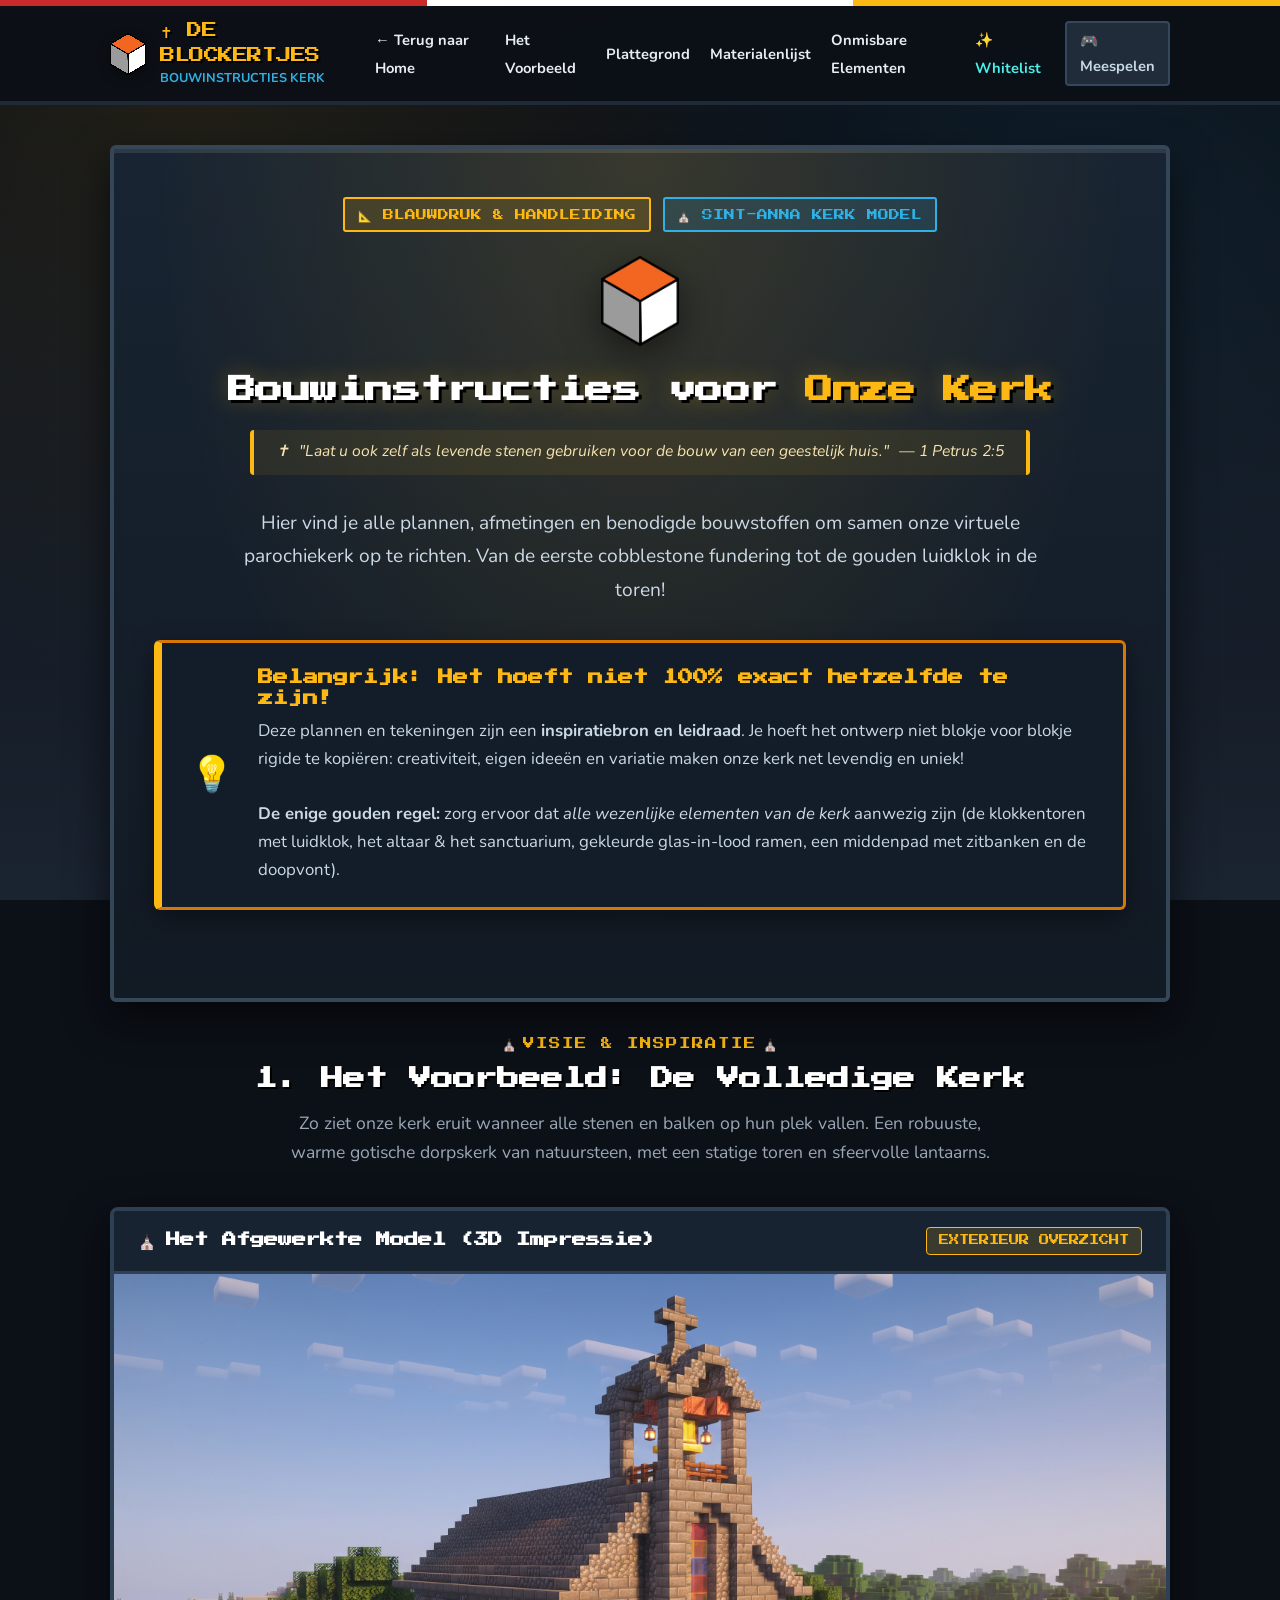
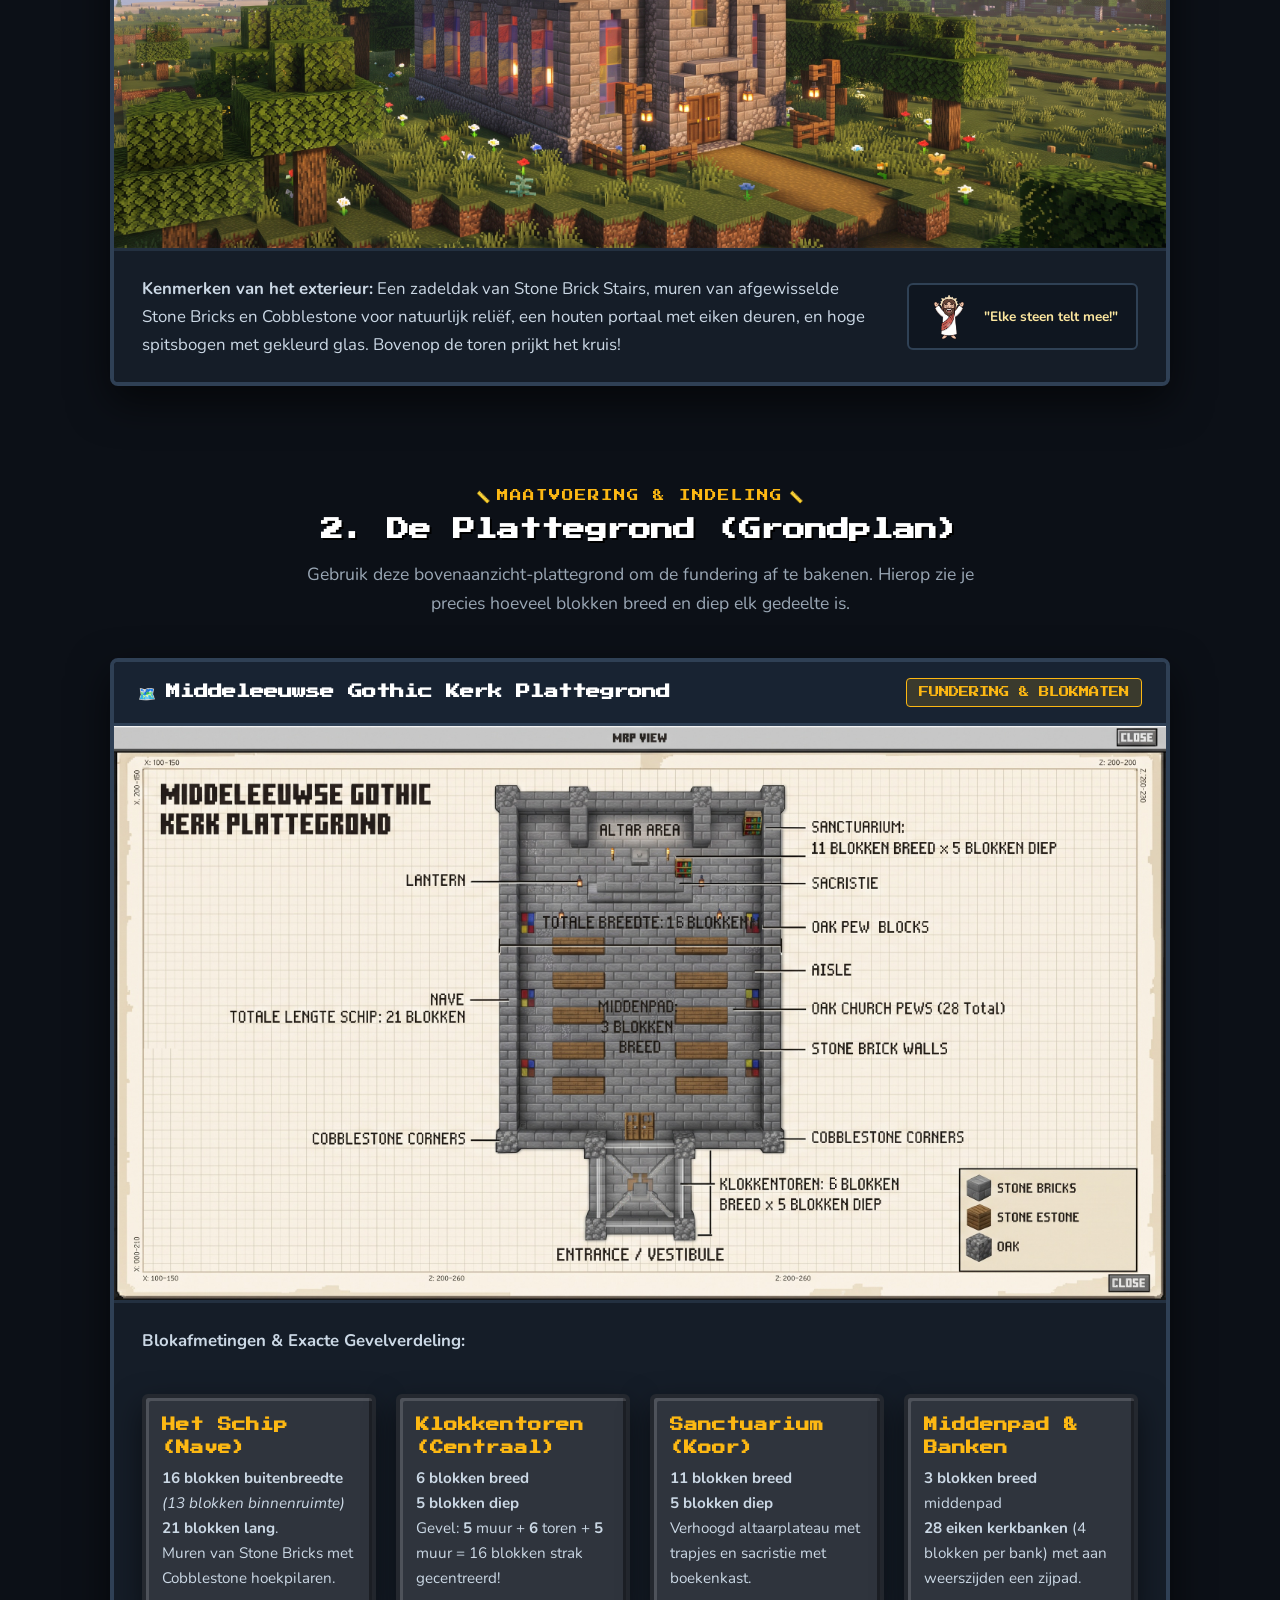
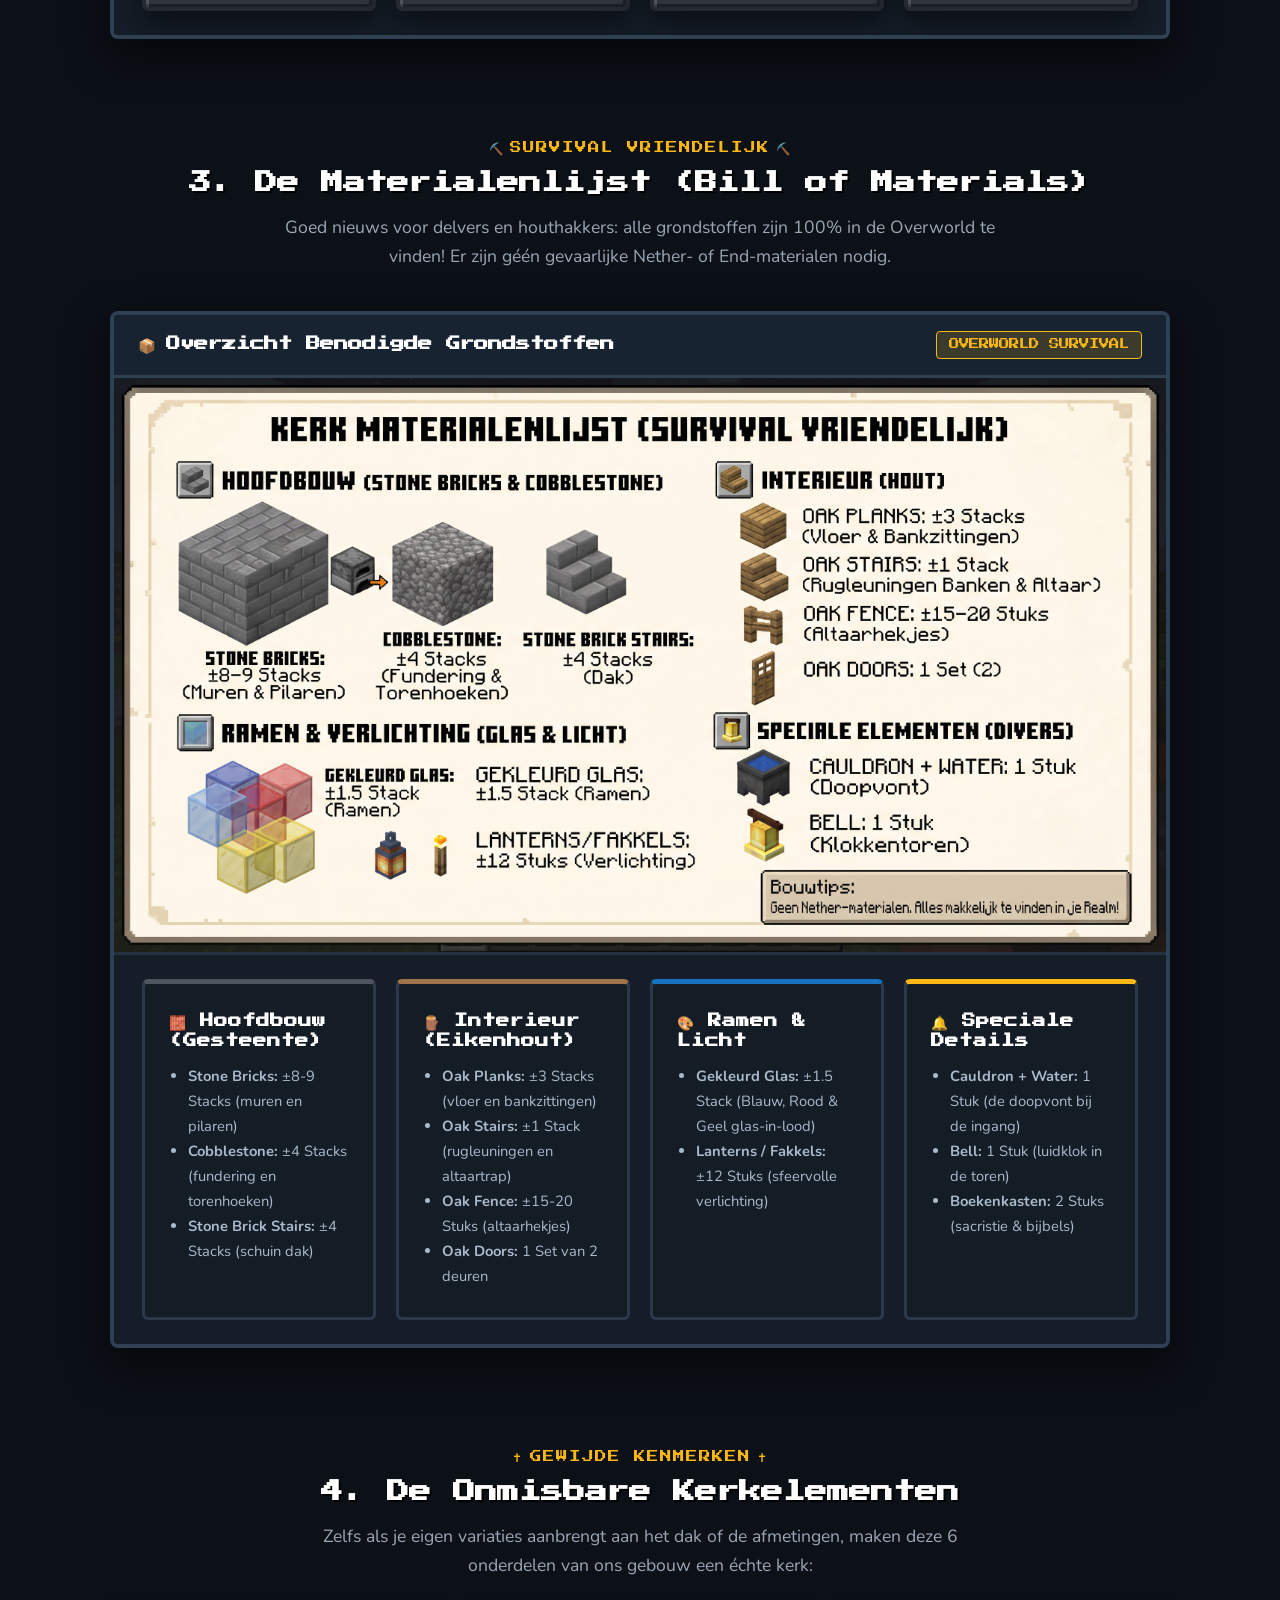
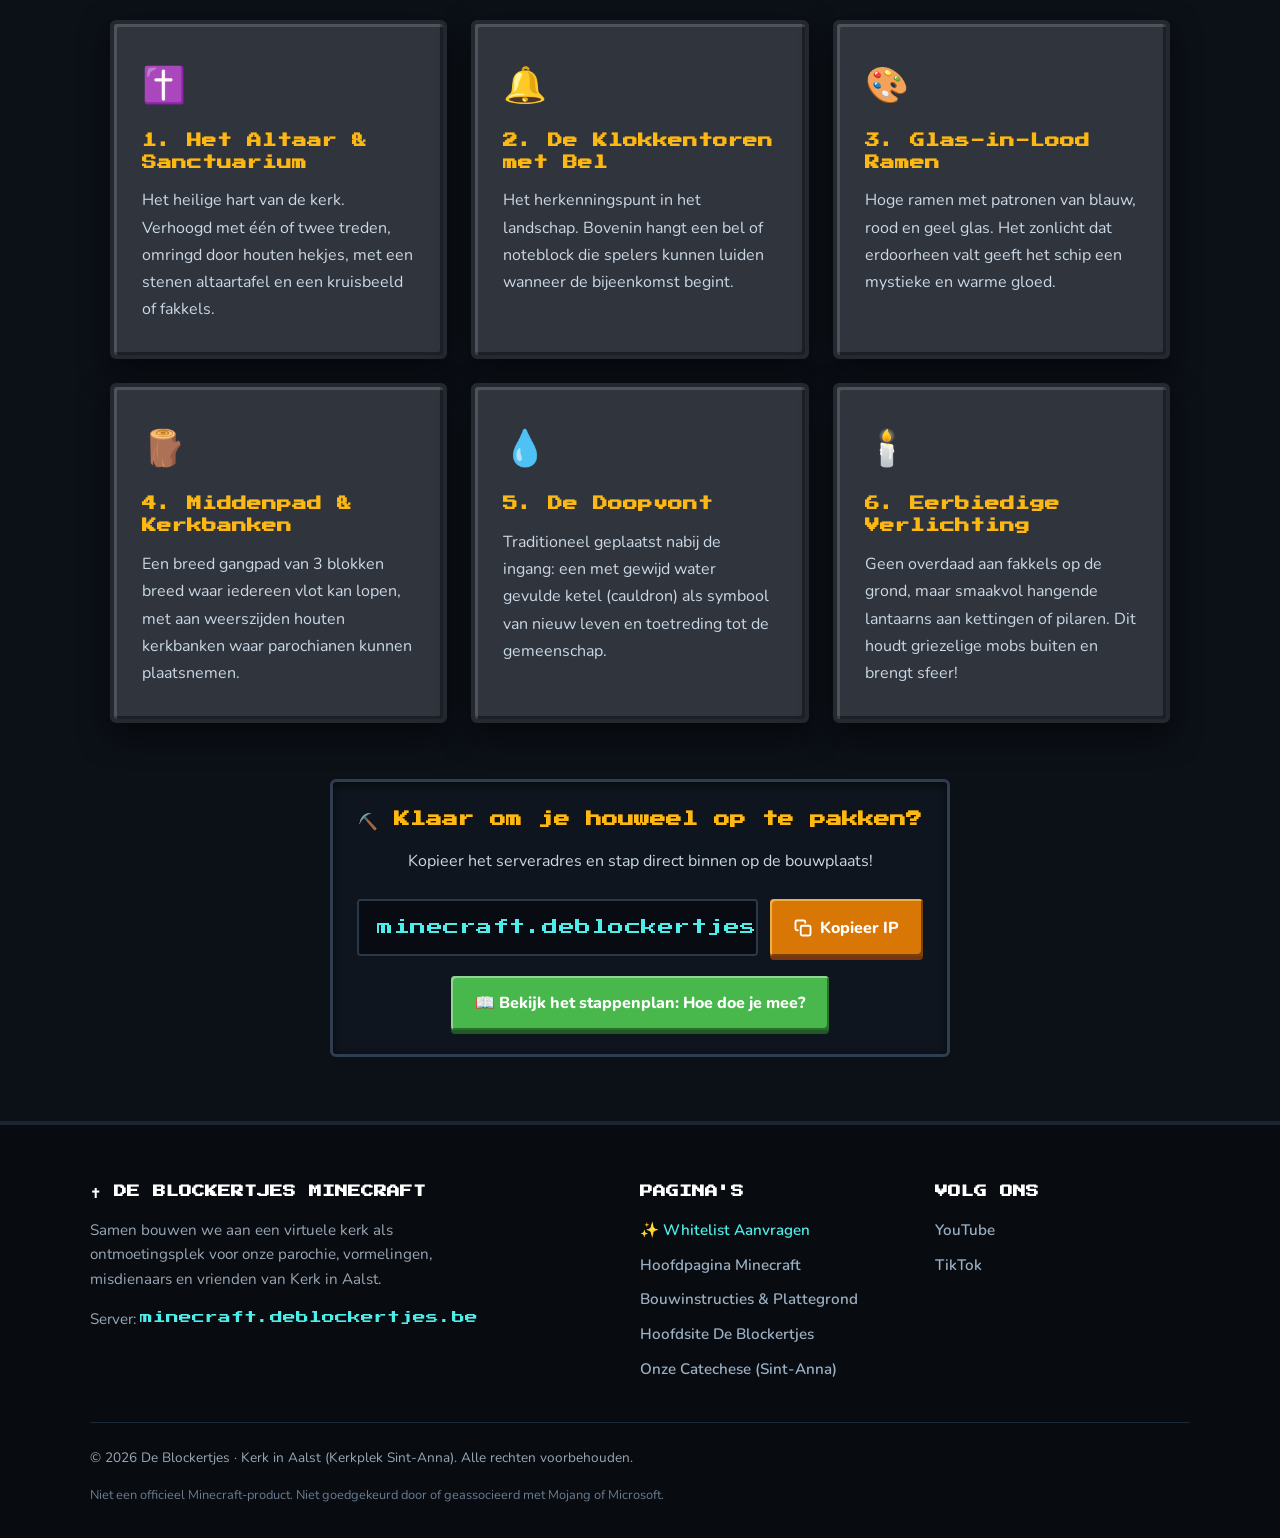
<file: bouwinstructies.html>
<!DOCTYPE html>
<html lang="nl">
<head>
  <meta charset="UTF-8">
  <meta name="viewport" content="width=device-width, initial-scale=1.0">
  <title>Bouwinstructies &amp; Plattegrond Kerk | De Blockertjes Minecraft</title>
  <meta name="description" content="Bouwinstructies, plattegrond en materialenlijst voor de virtuele kerk van De Blockertjes in Minecraft. Samen bouwen aan het huis van God!">
  
  <!-- Open Graph -->
  <meta property="og:title" content="Bouwinstructies & Plattegrond Kerk - De Blockertjes Minecraft">
  <meta property="og:description" content="Ontdek de plattegrond, afmetingen en de survival-vriendelijke materialenlijst voor onze Minecraft kerk. Bouw mee!">
  <meta property="og:type" content="website">
  <meta property="og:url" content="https://minecraft.deblockertjes.be/bouwinstructies.html">
  <meta property="og:image" content="https://minecraft.deblockertjes.be/kerk_minecraft_deblockertjes.jpg">

  <link rel="icon" href="assets/images/favicon.png" type="image/png">
  <link rel="stylesheet" href="minecraft.css">
</head>
<body>

  <!-- Aalsterse vlag kleurenbalk (rood - wit - geel) -->
  <div class="mc-stained-glass-ribbon" aria-hidden="true"></div>

  <!-- Bovenste navigatiebalk -->
  <header class="mc-topbar">
    <div class="mc-topbar__inner">
      <a class="mc-brand" href="index.html">
        <img class="mc-brand__logo" src="assets/images/logo-block-transparent.png" alt="De Blockertjes kubus logo">
        <div class="mc-brand__titles">
          <span class="mc-brand__name">✝ DE BLOCKERTJES</span>
          <span class="mc-brand__sub">BOUWINSTRUCTIES KERK</span>
        </div>
      </a>

      <nav aria-label="Bouwinstructies navigatie">
        <ul class="mc-nav-links">
          <li><a href="index.html">← Terug naar Home</a></li>
          <li><a href="#voorbeeld">Het Voorbeeld</a></li>
          <li><a href="#plattegrond">Plattegrond</a></li>
          <li><a href="#materialen">Materialenlijst</a></li>
          <li><a href="#elementen">Onmisbare Elementen</a></li>
          <li><a href="index.html#whitelist" style="color: var(--mc-diamond);">✨ Whitelist</a></li>
          <li><a class="mc-btn-back" href="index.html#hoe-verbinden">🎮 Meespelen</a></li>
        </ul>
      </nav>
    </div>
  </header>

  <main id="main-content">
    
    <!-- Hero / Introductie -->
    <section class="mc-hero" style="margin-bottom: 2rem;">
      <div class="mc-hero__card mc-box mc-box--grass">
        
        <div class="mc-hero__badge-row">
          <div class="mc-hero__badge">📐 Blauwdruk &amp; Handleiding</div>
          <div class="mc-hero__badge mc-hero__badge--parochie">⛪ Sint-Anna Kerk Model</div>
        </div>

        <div class="mc-hero__cube-wrap">
          <img class="mc-hero__cube" src="assets/images/logo-block-transparent.png" alt="Zwevend blok logo">
        </div>

        <h1 class="mc-hero__title">
          Bouwinstructies voor <span>Onze Kerk</span>
        </h1>

        <div class="mc-quote">
          <span>✝</span>
          <em>"Laat u ook zelf als levende stenen gebruiken voor de bouw van een geestelijk huis."</em>
          <span>— 1 Petrus 2:5</span>
        </div>

        <p class="mc-hero__lead">
          Hier vind je alle plannen, afmetingen en benodigde bouwstoffen om samen onze virtuele parochiekerk op te richten. Van de eerste cobblestone fundering tot de gouden luidklok in de toren!
        </p>

        <!-- BELANGRIJKE VRIJHEID/RICHTLIJN CALLOUT -->
        <div class="mc-status-callout" style="text-align: left; background: #131d2a; border-left: 8px solid var(--catholic-gold); margin-top: 1rem;">
          <span class="mc-status-callout__icon" aria-hidden="true" style="font-size: 2.2rem;">💡</span>
          <div class="mc-status-callout__content">
            <h3 style="color: var(--catholic-gold); margin-top: 0;">Belangrijk: Het hoeft niet 100% exact hetzelfde te zijn!</h3>
            <p style="color: #cbd8e5; line-height: 1.65; margin: 0;">
              Deze plannen en tekeningen zijn een <strong>inspiratiebron en leidraad</strong>. Je hoeft het ontwerp niet blokje voor blokje rigide te kopiëren: creativiteit, eigen ideeën en variatie maken onze kerk net levendig en uniek! 
              <br><br>
              <strong>De enige gouden regel:</strong> zorg ervoor dat <em>alle wezenlijke elementen van de kerk</em> aanwezig zijn (de klokkentoren met luidklok, het altaar &amp; het sanctuarium, gekleurde glas-in-lood ramen, een middenpad met zitbanken en de doopvont).
            </p>
          </div>
        </div>

      </div>
    </section>

    <!-- Sectie 1: Het Voorbeeld / Droomontwerp -->
    <section id="voorbeeld" class="mc-container" style="padding-bottom: 2rem;">
      <div class="mc-section-header">
        <p class="mc-section-header__tag"><span>⛪</span> Visie &amp; Inspiratie <span>⛪</span></p>
        <h2 class="mc-section-header__title">1. Het Voorbeeld: De Volledige Kerk</h2>
        <p class="mc-section-header__desc">
          Zo ziet onze kerk eruit wanneer alle stenen en balken op hun plek vallen. Een robuuste, warme gotische dorpskerk van natuursteen, met een statige toren en sfeervolle lantaarns.
        </p>
      </div>

      <div class="mc-blueprint-showcase">
        <div class="mc-blueprint-header">
          <h3 class="mc-blueprint-title">
            <span>⛪</span> Het Afgewerkte Model (3D Impressie)
          </h3>
          <span class="mc-blueprint-tag">EXTERIEUR OVERZICHT</span>
        </div>
        
        <div class="mc-blueprint-image-wrap">
          <img class="mc-blueprint-image" src="kerk_minecraft_deblockertjes.jpg" alt="Volledige kerk in Minecraft als voorbeeld met klokkentoren, kruis en gebrandschilderd glas">
        </div>

        <div class="mc-blueprint-caption">
          <p>
            <strong>Kenmerken van het exterieur:</strong> Een zadeldak van Stone Brick Stairs, muren van afgewisselde Stone Bricks en Cobblestone voor natuurlijk reliëf, een houten portaal met eiken deuren, en hoge spitsbogen met gekleurd glas. Bovenop de toren prijkt het kruis!
          </p>
          <div class="mc-jesus-guide">
            <img src="assets/images/jezus/jezus_blij.png" alt="Blije Jezus">
            <span>"Elke steen telt mee!"</span>
          </div>
        </div>
      </div>
    </section>

    <!-- Sectie 2: De Plattegrond (Grondplan & Afmetingen) -->
    <section id="plattegrond" class="mc-container" style="padding-bottom: 2rem;">
      <div class="mc-section-header">
        <p class="mc-section-header__tag"><span>📏</span> Maatvoering &amp; Indeling <span>📏</span></p>
        <h2 class="mc-section-header__title">2. De Plattegrond (Grondplan)</h2>
        <p class="mc-section-header__desc">
          Gebruik deze bovenaanzicht-plattegrond om de fundering af te bakenen. Hierop zie je precies hoeveel blokken breed en diep elk gedeelte is.
        </p>
      </div>

      <div class="mc-blueprint-showcase">
        <div class="mc-blueprint-header">
          <h3 class="mc-blueprint-title">
            <span>🗺️</span> Middeleeuwse Gothic Kerk Plattegrond
          </h3>
          <span class="mc-blueprint-tag">FUNDERING &amp; BLOKMATEN</span>
        </div>
        
        <div class="mc-blueprint-image-wrap">
          <img class="mc-blueprint-image" src="minecraft_kerk_plattegrond.jpg" alt="Gedetailleerde plattegrond van de middeleeuwse kerk in Minecraft met afmetingen in blokken">
        </div>

        <div class="mc-blueprint-caption" style="grid-template-columns: 1fr;">
          <p>
            <strong>Blokafmetingen &amp; Exacte Gevelverdeling:</strong>
          </p>
          <div class="mc-grid-4" style="margin-top: 1rem; width: 100%;">
            <div class="mc-card mc-box" style="padding: 1rem;">
              <h4 style="color: var(--catholic-gold); margin: 0 0 0.4rem; font-size: 0.85rem; font-family: var(--font-pixel);">Het Schip (Nave)</h4>
              <p style="margin: 0; font-size: 0.95rem; color: #cbd8e5;">
                <strong>16 blokken buitenbreedte</strong><br>
                <em>(13 blokken binnenruimte)</em><br>
                <strong>21 blokken lang</strong>.<br>
                Muren van Stone Bricks met Cobblestone hoekpilaren.
              </p>
            </div>

            <div class="mc-card mc-box" style="padding: 1rem;">
              <h4 style="color: var(--catholic-gold); margin: 0 0 0.4rem; font-size: 0.85rem; font-family: var(--font-pixel);">Klokkentoren (Centraal)</h4>
              <p style="margin: 0; font-size: 0.95rem; color: #cbd8e5;">
                <strong>6 blokken breed</strong><br>
                <strong>5 blokken diep</strong><br>
                Gevel: <strong>5</strong> muur + <strong>6</strong> toren + <strong>5</strong> muur = 16 blokken strak gecentreerd!
              </p>
            </div>

            <div class="mc-card mc-box" style="padding: 1rem;">
              <h4 style="color: var(--catholic-gold); margin: 0 0 0.4rem; font-size: 0.85rem; font-family: var(--font-pixel);">Sanctuarium (Koor)</h4>
              <p style="margin: 0; font-size: 0.95rem; color: #cbd8e5;">
                <strong>11 blokken breed</strong><br>
                <strong>5 blokken diep</strong><br>
                Verhoogd altaarplateau met trapjes en sacristie met boekenkast.
              </p>
            </div>

            <div class="mc-card mc-box" style="padding: 1rem;">
              <h4 style="color: var(--catholic-gold); margin: 0 0 0.4rem; font-size: 0.85rem; font-family: var(--font-pixel);">Middenpad &amp; Banken</h4>
              <p style="margin: 0; font-size: 0.95rem; color: #cbd8e5;">
                <strong>3 blokken breed</strong> middenpad<br>
                <strong>28 eiken kerkbanken</strong> (4 blokken per bank) met aan weerszijden een zijpad.
              </p>
            </div>
          </div>
        </div>
      </div>
    </section>

    <!-- Sectie 3: De Materialenlijst (BOM) -->
    <section id="materialen" class="mc-container" style="padding-bottom: 2rem;">
      <div class="mc-section-header">
        <p class="mc-section-header__tag"><span>⛏️</span> Survival Vriendelijk <span>⛏️</span></p>
        <h2 class="mc-section-header__title">3. De Materialenlijst (Bill of Materials)</h2>
        <p class="mc-section-header__desc">
          Goed nieuws voor delvers en houthakkers: alle grondstoffen zijn 100% in de Overworld te vinden! Er zijn géén gevaarlijke Nether- of End-materialen nodig.
        </p>
      </div>

      <div class="mc-blueprint-showcase">
        <div class="mc-blueprint-header">
          <h3 class="mc-blueprint-title">
            <span>📦</span> Overzicht Benodigde Grondstoffen
          </h3>
          <span class="mc-blueprint-tag">OVERWORLD SURVIVAL</span>
        </div>
        
        <div class="mc-blueprint-image-wrap">
          <img class="mc-blueprint-image" src="minecraft_kerk_bom.jpg" alt="Materialenlijst van de kerk in Minecraft: Stone bricks, Cobblestone, Oak hout, gekleurd glas en lantaarns">
        </div>

        <div class="mc-blueprint-caption" style="grid-template-columns: 1fr;">
          <div class="mc-grid-4" style="width: 100%;">
            
            <div class="mc-liturgy-card" style="border-top-color: var(--mc-stone-light);">
              <h4 class="mc-liturgy-card__title">🧱 Hoofdbouw (Gesteente)</h4>
              <ul style="margin: 0; padding-left: 1.2rem; color: #a9bacb; font-size: 0.92rem; line-height: 1.7;">
                <li><strong>Stone Bricks:</strong> ±8-9 Stacks (muren en pilaren)</li>
                <li><strong>Cobblestone:</strong> ±4 Stacks (fundering en torenhoeken)</li>
                <li><strong>Stone Brick Stairs:</strong> ±4 Stacks (schuin dak)</li>
              </ul>
            </div>

            <div class="mc-liturgy-card" style="border-top-color: var(--mc-wood);">
              <h4 class="mc-liturgy-card__title">🪵 Interieur (Eikenhout)</h4>
              <ul style="margin: 0; padding-left: 1.2rem; color: #a9bacb; font-size: 0.92rem; line-height: 1.7;">
                <li><strong>Oak Planks:</strong> ±3 Stacks (vloer en bankzittingen)</li>
                <li><strong>Oak Stairs:</strong> ±1 Stack (rugleuningen en altaartrap)</li>
                <li><strong>Oak Fence:</strong> ±15-20 Stuks (altaarhekjes)</li>
                <li><strong>Oak Doors:</strong> 1 Set van 2 deuren</li>
              </ul>
            </div>

            <div class="mc-liturgy-card" style="border-top-color: var(--catholic-sapphire);">
              <h4 class="mc-liturgy-card__title">🎨 Ramen &amp; Licht</h4>
              <ul style="margin: 0; padding-left: 1.2rem; color: #a9bacb; font-size: 0.92rem; line-height: 1.7;">
                <li><strong>Gekleurd Glas:</strong> ±1.5 Stack (Blauw, Rood &amp; Geel glas-in-lood)</li>
                <li><strong>Lanterns / Fakkels:</strong> ±12 Stuks (sfeervolle verlichting)</li>
              </ul>
            </div>

            <div class="mc-liturgy-card" style="border-top-color: var(--catholic-gold);">
              <h4 class="mc-liturgy-card__title">🔔 Speciale Details</h4>
              <ul style="margin: 0; padding-left: 1.2rem; color: #a9bacb; font-size: 0.92rem; line-height: 1.7;">
                <li><strong>Cauldron + Water:</strong> 1 Stuk (de doopvont bij de ingang)</li>
                <li><strong>Bell:</strong> 1 Stuk (luidklok in de toren)</li>
                <li><strong>Boekenkasten:</strong> 2 Stuks (sacristie &amp; bijbels)</li>
              </ul>
            </div>

          </div>
        </div>
      </div>
    </section>

    <!-- Sectie 4: Wat moet er sowieso zijn? (Onmisbare Kerkelementen) -->
    <section id="elementen" class="mc-container">
      <div class="mc-section-header">
        <p class="mc-section-header__tag"><span>✝</span> Gewijde Kenmerken <span>✝</span></p>
        <h2 class="mc-section-header__title">4. De Onmisbare Kerkelementen</h2>
        <p class="mc-section-header__desc">
          Zelfs als je eigen variaties aanbrengt aan het dak of de afmetingen, maken deze 6 onderdelen van ons gebouw een échte kerk:
        </p>
      </div>

      <div class="mc-grid-3">
        <article class="mc-card mc-box">
          <span class="mc-card__icon" aria-hidden="true">✝️</span>
          <h3 class="mc-card__title">1. Het Altaar &amp; Sanctuarium</h3>
          <p class="mc-card__text">
            Het heilige hart van de kerk. Verhoogd met één of twee treden, omringd door houten hekjes, met een stenen altaartafel en een kruisbeeld of fakkels.
          </p>
        </article>

        <article class="mc-card mc-box">
          <span class="mc-card__icon" aria-hidden="true">🔔</span>
          <h3 class="mc-card__title">2. De Klokkentoren met Bel</h3>
          <p class="mc-card__text">
            Het herkenningspunt in het landschap. Bovenin hangt een bel of noteblock die spelers kunnen luiden wanneer de bijeenkomst begint.
          </p>
        </article>

        <article class="mc-card mc-box">
          <span class="mc-card__icon" aria-hidden="true">🎨</span>
          <h3 class="mc-card__title">3. Glas-in-Lood Ramen</h3>
          <p class="mc-card__text">
            Hoge ramen met patronen van blauw, rood en geel glas. Het zonlicht dat erdoorheen valt geeft het schip een mystieke en warme gloed.
          </p>
        </article>

        <article class="mc-card mc-box">
          <span class="mc-card__icon" aria-hidden="true">🪵</span>
          <h3 class="mc-card__title">4. Middenpad &amp; Kerkbanken</h3>
          <p class="mc-card__text">
            Een breed gangpad van 3 blokken breed waar iedereen vlot kan lopen, met aan weerszijden houten kerkbanken waar parochianen kunnen plaatsnemen.
          </p>
        </article>

        <article class="mc-card mc-box">
          <span class="mc-card__icon" aria-hidden="true">💧</span>
          <h3 class="mc-card__title">5. De Doopvont</h3>
          <p class="mc-card__text">
            Traditioneel geplaatst nabij de ingang: een met gewijd water gevulde ketel (cauldron) als symbool van nieuw leven en toetreding tot de gemeenschap.
          </p>
        </article>

        <article class="mc-card mc-box">
          <span class="mc-card__icon" aria-hidden="true">🕯️</span>
          <h3 class="mc-card__title">6. Eerbiedige Verlichting</h3>
          <p class="mc-card__text">
            Geen overdaad aan fakkels op de grond, maar smaakvol hangende lantaarns aan kettingen of pilaren. Dit houdt griezelige mobs buiten en brengt sfeer!
          </p>
        </article>
      </div>

      <!-- Call to Action naar de server -->
      <div style="margin-top: 3.5rem; text-align: center;">
        <div class="mc-server-card" style="max-width: 620px; margin: 0 auto;">
          <h3 style="font-family: var(--font-pixel); font-size: 1rem; color: var(--catholic-gold); margin: 0 0 1rem;">
            ⛏️ Klaar om je houweel op te pakken?
          </h3>
          <p style="color: #cbd8e5; margin-bottom: 1.5rem; font-size: 1rem;">
            Kopieer het serveradres en stap direct binnen op de bouwplaats!
          </p>
          <div class="mc-ip-row">
            <div id="mc-ip-text" class="mc-ip-display" tabindex="0" role="button" aria-label="Server IP adres: minecraft.deblockertjes.be">
              minecraft.deblockertjes.be
            </div>
            <button id="copy-ip-btn" class="mc-btn mc-btn--gold" type="button" aria-label="Kopieer server adres naar klembord">
              <svg width="18" height="18" viewBox="0 0 24 24" fill="none" stroke="currentColor" stroke-width="2.5" stroke-linecap="round" stroke-linejoin="round" aria-hidden="true">
                <rect x="9" y="9" width="13" height="13" rx="2" ry="2"></rect>
                <path d="M5 15H4a2 2 0 0 1-2-2V4a2 2 0 0 1 2-2h9a2 2 0 0 1 2 2v1"></path>
              </svg>
              <span>Kopieer IP</span>
            </button>
          </div>
          <div style="margin-top: 1.25rem;">
            <a href="index.html#hoe-verbinden" class="mc-btn mc-btn--green" style="text-decoration: none;">
              📖 Bekijk het stappenplan: Hoe doe je mee?
            </a>
          </div>
        </div>
      </div>

    </section>

  </main>

  <!-- Toast notificatie -->
  <div id="mc-toast" class="mc-toast" role="alert" aria-live="polite">
    ✔ IP gekopieerd naar klembord!
  </div>

  <!-- Footer -->
  <footer class="mc-footer">
    <div class="mc-footer__inner">
      <div>
        <h4 class="mc-footer__title">✝ DE BLOCKERTJES MINECRAFT</h4>
        <p style="margin: 0 0 1rem; line-height: 1.6; max-width: 420px;">
          Samen bouwen we aan een virtuele kerk als ontmoetingsplek voor onze parochie, vormelingen, misdienaars en vrienden van Kerk in Aalst.
        </p>
        <p style="margin: 0;">
          Server: <code style="color: var(--mc-diamond); font-family: var(--font-pixel); font-size: 0.8rem;">minecraft.deblockertjes.be</code>
        </p>
      </div>

      <div>
        <h4 class="mc-footer__title">PAGINA'S</h4>
        <ul class="mc-footer__links">
          <li><a href="index.html#whitelist" style="color: var(--mc-diamond);">✨ Whitelist Aanvragen</a></li>
          <li><a href="index.html">Hoofdpagina Minecraft</a></li>
          <li><a href="bouwinstructies.html">Bouwinstructies &amp; Plattegrond</a></li>
          <li><a href="https://deblockertjes.be/">Hoofdsite De Blockertjes</a></li>
          <li><a href="https://deblockertjes.be/catechese/">Onze Catechese (Sint-Anna)</a></li>
        </ul>
      </div>

      <div>
        <h4 class="mc-footer__title">VOLG ONS</h4>
        <ul class="mc-footer__links">
          <li><a href="https://www.youtube.com/@DeBlockertjes" target="_blank" rel="noreferrer">YouTube</a></li>
          <li><a href="https://www.tiktok.com/@deblockertjes" target="_blank" rel="noreferrer">TikTok</a></li>
        </ul>
      </div>
    </div>

    <div class="mc-footer__bottom">
      <div>&copy; 2026 De Blockertjes · Kerk in Aalst (Kerkplek Sint-Anna). Alle rechten voorbehouden.</div>
      <div class="mc-disclaimer">
        Niet een officieel Minecraft-product. Niet goedgekeurd door of geassocieerd met Mojang of Microsoft.
      </div>
    </div>
  </footer>

  <script src="minecraft.js"></script>
  <script data-goatcounter="https://deblockertjes.goatcounter.com/count" async src="//gc.zgo.at/count.js"></script>
</body>
</html>
</file>
<file: minecraft.css>
/* ==========================================================================
   De Blockertjes - Minecraft Community Stylesheet
   Geïnspireerd op Minecraft pixel art & Katholieke kerkesthetiek
   ========================================================================== */

@import url('https://fonts.googleapis.com/css2?family=Nunito:wght@600;700;800;900&family=Press+Start+2P&display=swap');

:root {
  /* De Blockertjes & Minecraft palette */
  --mc-dirt: #4a321f;
  --mc-dirt-light: #6a4a2f;
  --mc-stone: #3a3f47;
  --mc-stone-dark: #24282f;
  --mc-stone-light: #4e555f;
  --mc-cobble: #2f343d;
  --mc-grass: #48b84d;
  --mc-grass-dark: #328336;
  --mc-diamond: #4deeea;
  --mc-gold: #ffb82e;
  --mc-wood: #a0744a;
  --mc-wood-dark: #6e4e30;
  --mc-redstone: #ff3838;
  --mc-sky-dark: #0c1017;
  --mc-sky-blue: #1b263b;

  /* Katholieke & gewijde accentkleuren */
  --catholic-gold: #fdb813;
  --catholic-ruby: #c92a2a;
  --catholic-sapphire: #1971c2;
  --catholic-amber: #d97706;

  --color-orange: #ff6b1a;
  --color-orange-hover: #e55a10;
  --color-cyan: #30b1e6;
  --color-white: #ffffff;
  --color-text-light: #e6edf3;
  --color-text-muted: #9aa7b5;

  --font-pixel: 'Press Start 2P', monospace;
  --font-body: 'Nunito', -apple-system, BlinkMacSystemFont, "Segoe UI", Roboto, sans-serif;
}

*,
*::before,
*::after {
  box-sizing: border-box;
}

html {
  scroll-behavior: smooth;
}

body {
  margin: 0;
  padding: 0;
  font-family: var(--font-body);
  color: var(--color-text-light);
  background-color: var(--mc-sky-dark);
  background-image: 
    radial-gradient(circle at 15% 10%, rgba(253, 184, 19, 0.09) 0%, transparent 45%),
    radial-gradient(circle at 85% 20%, rgba(48, 177, 230, 0.08) 0%, transparent 40%),
    linear-gradient(180deg, #090d14 0%, #121822 50%, #1a2330 100%);
  background-attachment: fixed;
  min-height: 100vh;
  line-height: 1.65;
  font-size: 1.05rem;
  overflow-x: hidden;
}

/* ==========================================================================
   Aalsterse Vlag Bovenrand (Rood - Wit - Geel)
   ========================================================================== */
.mc-stained-glass-ribbon {
  height: 6px;
  width: 100%;
  background: linear-gradient(90deg, 
    #c92a2a 0%, #c92a2a 33.333%, 
    #ffffff 33.333%, #ffffff 66.666%, 
    #fdb813 66.666%, #fdb813 100%
  );
  box-shadow: 0 0 12px rgba(253, 184, 19, 0.35);
}

/* ==========================================================================
   Pixel Art Bevel & Borders
   ========================================================================== */
.mc-box {
  background: var(--mc-cobble);
  border: 4px solid var(--mc-stone-dark);
  box-shadow: 
    inset 3px 3px 0px rgba(255, 255, 255, 0.15),
    inset -3px -3px 0px rgba(0, 0, 0, 0.4),
    0 12px 30px rgba(0, 0, 0, 0.5);
  position: relative;
}

.mc-box--accent {
  border-color: #213242;
  background: linear-gradient(165deg, #223142 0%, #17222f 100%);
}

.mc-box--grass {
  border-top: 8px solid var(--mc-grass);
  box-shadow: 
    inset 0 4px 0 var(--mc-grass-dark),
    0 12px 30px rgba(0, 0, 0, 0.5);
}

.mc-box--gold {
  border: 4px solid #8d6711;
  box-shadow: 
    inset 3px 3px 0px rgba(255, 230, 140, 0.3),
    inset -3px -3px 0px rgba(0, 0, 0, 0.5),
    0 12px 35px rgba(253, 184, 19, 0.15);
}

/* ==========================================================================
   Header & Topbar
   ========================================================================== */
.mc-topbar {
  background: rgba(12, 16, 23, 0.95);
  backdrop-filter: blur(12px);
  border-bottom: 4px solid #1f2a38;
  position: sticky;
  top: 0;
  z-index: 100;
}

.mc-topbar__inner {
  max-width: 1100px;
  margin: 0 auto;
  padding: 0.75rem 1.25rem;
  display: flex;
  align-items: center;
  justify-content: space-between;
  gap: 1rem;
}

.mc-brand {
  display: flex;
  align-items: center;
  gap: 0.85rem;
  text-decoration: none;
  color: var(--color-white);
}

.mc-brand__logo {
  width: 42px;
  height: 42px;
  image-rendering: pixelated;
  filter: drop-shadow(0 4px 6px rgba(0,0,0,0.4));
  transition: transform 0.2s ease;
}

.mc-brand:hover .mc-brand__logo {
  transform: rotate(-8deg) scale(1.08);
}

.mc-brand__titles {
  display: flex;
  flex-direction: column;
}

.mc-brand__name {
  font-family: var(--font-pixel);
  font-size: 0.95rem;
  color: var(--catholic-gold);
  letter-spacing: -0.5px;
  text-shadow: 2px 2px 0 #000;
  display: flex;
  align-items: center;
  gap: 0.4rem;
}

.mc-brand__sub {
  font-size: 0.8rem;
  color: var(--color-cyan);
  font-weight: 700;
}

.mc-nav-links {
  display: flex;
  align-items: center;
  gap: 1.25rem;
  list-style: none;
  margin: 0;
  padding: 0;
}

.mc-nav-links a {
  color: var(--color-text-light);
  text-decoration: none;
  font-weight: 700;
  font-size: 0.92rem;
  transition: color 0.15s ease;
}

.mc-nav-links a:hover {
  color: var(--catholic-gold);
}

.mc-btn-back {
  display: inline-flex;
  align-items: center;
  gap: 0.4rem;
  background: #202c3a;
  border: 2px solid #35475c;
  padding: 0.4rem 0.8rem;
  font-size: 0.85rem;
  font-weight: 700;
  border-radius: 4px;
  color: #c9d8e6 !important;
}

.mc-btn-back:hover {
  background: #2e3e52;
  border-color: var(--color-cyan);
  color: #fff !important;
}

/* ==========================================================================
   Hero Section
   ========================================================================== */
.mc-hero {
  max-width: 1100px;
  margin: 2.5rem auto 3.5rem;
  padding: 0 1.25rem;
}

.mc-hero__card {
  padding: 3rem 2.5rem;
  border-radius: 6px;
  text-align: center;
  position: relative;
  overflow: hidden;
  border: 4px solid #364659;
  background: 
    radial-gradient(ellipse at 50% 0%, rgba(253, 184, 19, 0.14) 0%, transparent 65%),
    linear-gradient(180deg, #182432 0%, #121a24 100%);
  box-shadow: 
    inset 0 4px 0 rgba(255, 255, 255, 0.1),
    0 16px 40px rgba(0, 0, 0, 0.6);
}

.mc-hero__badge-row {
  display: flex;
  justify-content: center;
  gap: 0.75rem;
  flex-wrap: wrap;
  margin-bottom: 1.5rem;
}

.mc-hero__badge {
  display: inline-flex;
  align-items: center;
  gap: 0.5rem;
  font-family: var(--font-pixel);
  font-size: 0.68rem;
  background: rgba(253, 184, 19, 0.15);
  color: var(--catholic-gold);
  border: 2px solid var(--catholic-gold);
  padding: 0.4rem 0.8rem;
  text-transform: uppercase;
  border-radius: 3px;
}

.mc-hero__badge--parochie {
  background: rgba(48, 177, 230, 0.15);
  color: var(--color-cyan);
  border-color: var(--color-cyan);
}

.mc-hero__cube-wrap {
  margin: 0 auto 1.5rem;
  width: 90px;
  height: 90px;
  position: relative;
}

.mc-hero__cube {
  width: 100%;
  height: 100%;
  object-fit: contain;
  filter: drop-shadow(0 10px 18px rgba(0, 0, 0, 0.5));
  animation: mc-float 3.5s ease-in-out infinite alternate;
}

@keyframes mc-float {
  0% { transform: translateY(0) rotate(0deg); }
  100% { transform: translateY(-10px) rotate(3deg); }
}

.mc-hero__title {
  font-family: var(--font-pixel);
  font-size: 1.75rem;
  line-height: 1.45;
  color: #ffffff;
  text-shadow: 3px 3px 0 #000, 0 0 25px rgba(253, 184, 19, 0.3);
  margin: 0 0 1.2rem;
  letter-spacing: -0.5px;
}

.mc-hero__title span {
  color: var(--catholic-gold);
  display: inline-block;
}

.mc-hero__cross {
  color: var(--catholic-gold);
  margin: 0 0.35rem;
  text-shadow: 0 0 15px rgba(253, 184, 19, 0.6);
}

.mc-quote {
  display: inline-flex;
  align-items: center;
  gap: 0.6rem;
  font-style: italic;
  font-size: 0.98rem;
  color: #f7e3af;
  background: rgba(253, 184, 19, 0.08);
  padding: 0.6rem 1.4rem;
  border-left: 4px solid var(--catholic-gold);
  border-right: 4px solid var(--catholic-gold);
  border-radius: 4px;
  margin-bottom: 2rem;
}

.mc-hero__lead {
  max-width: 800px;
  margin: 0 auto 2rem;
  font-size: 1.2rem;
  color: #cbd8e5;
  line-height: 1.75;
}

/* ==========================================================================
   Server Connection Box (Hero CTA)
   ========================================================================== */
.mc-server-card {
  max-width: 680px;
  margin: 0 auto;
  background: #0f151e;
  border: 3px solid #2e3e50;
  border-radius: 6px;
  padding: 1.5rem;
  box-shadow: inset 0 2px 8px rgba(0,0,0,0.6);
}

.mc-server-card__top {
  display: flex;
  align-items: center;
  justify-content: space-between;
  flex-wrap: wrap;
  gap: 0.75rem;
  margin-bottom: 1rem;
}

.mc-server-card__label {
  font-family: var(--font-pixel);
  font-size: 0.75rem;
  color: var(--catholic-gold);
  text-transform: uppercase;
}

/* Status indicator badge */
.mc-status-badge {
  display: inline-flex;
  align-items: center;
  gap: 0.5rem;
  font-size: 0.85rem;
  font-weight: 800;
  padding: 0.3rem 0.75rem;
  border-radius: 4px;
  background: rgba(72, 184, 77, 0.15);
  border: 1px solid var(--mc-grass);
  color: #79e37e;
}

.mc-status-badge--offline {
  background: rgba(255, 56, 56, 0.15);
  border-color: var(--mc-redstone);
  color: #ff7878;
}

.mc-status-dot {
  width: 10px;
  height: 10px;
  border-radius: 50%;
  background: var(--mc-grass);
  box-shadow: 0 0 8px var(--mc-grass);
  animation: pulse-dot 1.8s infinite;
}

.mc-status-badge--offline .mc-status-dot {
  background: var(--mc-redstone);
  box-shadow: 0 0 8px var(--mc-redstone);
  animation: none;
}

@keyframes pulse-dot {
  0%, 100% { opacity: 1; transform: scale(1); }
  50% { opacity: 0.5; transform: scale(0.85); }
}

.mc-ip-row {
  display: flex;
  align-items: stretch;
  gap: 0.75rem;
}

.mc-ip-display {
  flex: 1;
  background: #080c12;
  border: 2px solid #2a394a;
  padding: 0.85rem 1.15rem;
  font-family: var(--font-pixel);
  font-size: 1rem;
  color: var(--mc-diamond);
  display: flex;
  align-items: center;
  letter-spacing: 0.5px;
  overflow-x: auto;
  white-space: nowrap;
  user-select: all;
  border-radius: 4px;
}

/* Minecraft Button Style */
.mc-btn {
  font-family: var(--font-body);
  font-weight: 800;
  font-size: 1rem;
  padding: 0.85rem 1.5rem;
  color: #ffffff;
  background: #3e5066;
  border: none;
  cursor: pointer;
  display: inline-flex;
  align-items: center;
  justify-content: center;
  gap: 0.5rem;
  text-decoration: none;
  position: relative;
  border-radius: 4px;
  box-shadow: 
    inset 2px 2px 0px rgba(255, 255, 255, 0.35),
    inset -2px -2px 0px rgba(0, 0, 0, 0.45),
    0 4px 0 #18222d;
  transition: all 0.1s ease;
}

.mc-btn:hover {
  background: #4a607a;
  transform: translateY(-1px);
  box-shadow: 
    inset 2px 2px 0px rgba(255, 255, 255, 0.4),
    inset -2px -2px 0px rgba(0, 0, 0, 0.5),
    0 5px 0 #18222d;
}

.mc-btn:active {
  transform: translateY(3px);
  box-shadow: 
    inset 2px 2px 0px rgba(0, 0, 0, 0.6),
    0 1px 0 #18222d;
}

.mc-btn--primary {
  background: var(--color-orange);
  box-shadow: 
    inset 2px 2px 0px rgba(255, 255, 255, 0.4),
    inset -2px -2px 0px rgba(0, 0, 0, 0.4),
    0 4px 0 #8f3807;
}

.mc-btn--primary:hover {
  background: #ff7d38;
  box-shadow: 
    inset 2px 2px 0px rgba(255, 255, 255, 0.5),
    inset -2px -2px 0px rgba(0, 0, 0, 0.45),
    0 5px 0 #8f3807;
}

.mc-btn--gold {
  background: #d97706;
  color: #fff;
  box-shadow: 
    inset 2px 2px 0px rgba(255, 240, 160, 0.45),
    inset -2px -2px 0px rgba(0, 0, 0, 0.45),
    0 4px 0 #78350f;
}

.mc-btn--gold:hover {
  background: #f59e0b;
}

.mc-btn--green {
  background: var(--mc-grass);
  box-shadow: 
    inset 2px 2px 0px rgba(255, 255, 255, 0.4),
    inset -2px -2px 0px rgba(0, 0, 0, 0.4),
    0 4px 0 #1e5a22;
}

.mc-btn--green:hover {
  background: #56c95b;
}

.mc-server-card__info {
  display: flex;
  justify-content: space-between;
  flex-wrap: wrap;
  gap: 0.5rem;
  margin-top: 0.85rem;
  font-size: 0.85rem;
  color: var(--color-text-muted);
}

.mc-server-card__info strong {
  color: var(--color-text-light);
}

/* ==========================================================================
   Church Showcase & Status Callout (NEW)
   ========================================================================== */
.mc-status-callout {
  background: #171f2b;
  border: 3px solid #d97706;
  border-left: 8px solid var(--catholic-gold);
  border-radius: 6px;
  padding: 1.5rem 1.75rem;
  margin-bottom: 2.5rem;
  display: flex;
  align-items: center;
  gap: 1.5rem;
  box-shadow: 0 8px 24px rgba(0, 0, 0, 0.4);
}

.mc-status-callout__icon {
  font-size: 2.5rem;
  line-height: 1;
  flex-shrink: 0;
}

.mc-status-callout__content h3 {
  font-family: var(--font-pixel);
  font-size: 0.95rem;
  color: var(--catholic-gold);
  margin: 0 0 0.5rem;
  line-height: 1.4;
}

.mc-status-callout__content p {
  margin: 0;
  color: #c9d8e6;
  font-size: 1.05rem;
  line-height: 1.65;
}

.mc-blueprint-showcase {
  background: #111722;
  border: 4px solid #2f4055;
  border-radius: 8px;
  overflow: hidden;
  margin-bottom: 3.5rem;
  box-shadow: 0 16px 40px rgba(0, 0, 0, 0.6);
}

.mc-blueprint-header {
  background: #182332;
  border-bottom: 3px solid #2f4055;
  padding: 1rem 1.5rem;
  display: flex;
  align-items: center;
  justify-content: space-between;
  flex-wrap: wrap;
  gap: 0.75rem;
}

.mc-blueprint-title {
  font-family: var(--font-pixel);
  font-size: 0.9rem;
  color: #ffffff;
  display: flex;
  align-items: center;
  gap: 0.6rem;
  margin: 0;
}

.mc-blueprint-tag {
  background: rgba(253, 184, 19, 0.15);
  color: var(--catholic-gold);
  border: 1px solid var(--catholic-gold);
  padding: 0.3rem 0.75rem;
  font-family: var(--font-pixel);
  font-size: 0.65rem;
  border-radius: 4px;
}

.mc-blueprint-image-wrap {
  position: relative;
  width: 100%;
  overflow: hidden;
  background: #000;
}

.mc-blueprint-image {
  width: 100%;
  height: auto;
  display: block;
  transition: transform 0.4s ease;
}

.mc-blueprint-image-wrap:hover .mc-blueprint-image {
  transform: scale(1.02);
}

.mc-blueprint-caption {
  padding: 1.5rem 1.75rem;
  background: #151d28;
  border-top: 3px solid #233040;
  display: grid;
  grid-template-columns: 1fr auto;
  align-items: center;
  gap: 1.5rem;
}

.mc-blueprint-caption p {
  margin: 0;
  color: #cbd8e5;
  font-size: 1.05rem;
  line-height: 1.65;
}

.mc-jesus-guide {
  display: flex;
  align-items: center;
  gap: 0.85rem;
  background: #0f1620;
  border: 2px solid #2f4155;
  padding: 0.6rem 1.1rem;
  border-radius: 6px;
  flex-shrink: 0;
}

.mc-jesus-guide img {
  width: 44px;
  height: 44px;
  object-fit: contain;
}

.mc-jesus-guide span {
  font-size: 0.85rem;
  font-weight: 700;
  color: #fce79f;
}

/* ==========================================================================
   Content Sections & Catholic Pillars
   ========================================================================== */
.mc-container {
  max-width: 1100px;
  margin: 0 auto;
  padding: 0 1.25rem 4rem;
}

.mc-section-header {
  text-align: center;
  margin-bottom: 2.5rem;
}

.mc-section-header__tag {
  font-family: var(--font-pixel);
  font-size: 0.72rem;
  color: var(--catholic-gold);
  text-transform: uppercase;
  margin-bottom: 0.6rem;
  letter-spacing: 1px;
  display: flex;
  align-items: center;
  justify-content: center;
  gap: 0.4rem;
}

.mc-section-header__title {
  font-family: var(--font-pixel);
  font-size: 1.4rem;
  line-height: 1.5;
  color: #ffffff;
  text-shadow: 2px 2px 0 #000;
  margin: 0 0 0.75rem;
}

.mc-section-header__desc {
  max-width: 720px;
  margin: 0 auto;
  color: var(--color-text-muted);
  font-size: 1.1rem;
}

/* Grid Layouts */
.mc-grid-2 {
  display: grid;
  grid-template-columns: repeat(auto-fit, minmax(320px, 1fr));
  gap: 1.75rem;
}

.mc-grid-3 {
  display: grid;
  grid-template-columns: repeat(auto-fit, minmax(280px, 1fr));
  gap: 1.5rem;
}

.mc-grid-4 {
  display: grid;
  grid-template-columns: repeat(auto-fit, minmax(220px, 1fr));
  gap: 1.25rem;
}

/* Cards */
.mc-card {
  padding: 2rem 1.75rem;
  border-radius: 6px;
  display: flex;
  flex-direction: column;
}

.mc-card__icon {
  font-size: 2.2rem;
  margin-bottom: 1rem;
  display: block;
}

.mc-card__title {
  font-family: var(--font-pixel);
  font-size: 0.92rem;
  color: var(--catholic-gold);
  line-height: 1.5;
  margin: 0 0 0.85rem;
}

.mc-card__text {
  color: #cbd8e5;
  margin: 0;
  font-size: 1rem;
  line-height: 1.7;
}

/* Church Project Showcase Banner */
.mc-church-banner {
  background: 
    linear-gradient(135deg, rgba(253, 184, 19, 0.12) 0%, rgba(48, 177, 230, 0.12) 100%),
    #172330;
  border: 4px solid #33485e;
  border-radius: 6px;
  padding: 2.5rem;
  margin-bottom: 3rem;
  display: grid;
  grid-template-columns: 1fr auto;
  align-items: center;
  gap: 2rem;
}

.mc-church-banner__text h3 {
  font-family: var(--font-pixel);
  font-size: 1.2rem;
  color: #fff;
  margin: 0 0 0.85rem;
  line-height: 1.5;
}

.mc-church-banner__text p {
  color: #cbd8e5;
  margin: 0 0 1.25rem;
  line-height: 1.75;
}

.mc-block-highlights {
  display: flex;
  flex-wrap: wrap;
  gap: 0.75rem;
}

.mc-block-tag {
  background: #0f1721;
  border: 2px solid #2d3e52;
  padding: 0.4rem 0.8rem;
  font-size: 0.85rem;
  font-weight: 700;
  color: var(--catholic-gold);
  border-radius: 4px;
}

.mc-cross-art {
  font-size: 4.5rem;
  line-height: 1;
  color: var(--catholic-gold);
  text-shadow: 0 0 30px rgba(253, 184, 19, 0.5);
  padding: 1rem;
}

/* Liturgy / Church Elements Cards */
.mc-liturgy-card {
  background: #141c26;
  border: 3px solid #2b394a;
  border-top: 5px solid var(--catholic-gold);
  border-radius: 6px;
  padding: 1.75rem 1.5rem;
}

.mc-liturgy-card__title {
  font-family: var(--font-pixel);
  font-size: 0.85rem;
  color: #fff;
  margin: 0 0 0.75rem;
  line-height: 1.45;
  display: flex;
  align-items: center;
  gap: 0.5rem;
}

.mc-liturgy-card__desc {
  color: #a9bacb;
  margin: 0;
  font-size: 0.98rem;
  line-height: 1.65;
}

/* Connection Steps */
.mc-step-card {
  background: #141c26;
  border: 3px solid #283747;
  border-radius: 6px;
  padding: 1.75rem;
  position: relative;
  display: flex;
  flex-direction: column;
}

.mc-step-num {
  font-family: var(--font-pixel);
  font-size: 1.2rem;
  color: var(--catholic-gold);
  background: #2a2010;
  border: 2px solid var(--catholic-gold);
  width: 44px;
  height: 44px;
  display: flex;
  align-items: center;
  justify-content: center;
  margin-bottom: 1.2rem;
  border-radius: 4px;
}

.mc-step-title {
  font-family: var(--font-pixel);
  font-size: 0.85rem;
  color: #ffffff;
  margin: 0 0 0.75rem;
  line-height: 1.45;
}

.mc-step-desc {
  font-size: 0.98rem;
  color: #a9bacb;
  margin: 0;
  line-height: 1.65;
}

.mc-step-desc code {
  background: #0a0e14;
  color: var(--mc-diamond);
  padding: 0.15rem 0.4rem;
  border-radius: 3px;
  font-family: var(--font-pixel);
  font-size: 0.75rem;
}

/* Server Rules */
.mc-rule-card {
  background: #151d27;
  border: 2px solid #253342;
  border-left: 6px solid var(--catholic-gold);
  border-radius: 4px;
  padding: 1.25rem 1.5rem;
}

.mc-rule-card__title {
  font-weight: 800;
  font-size: 1.05rem;
  color: #fff;
  margin: 0 0 0.4rem;
  display: flex;
  align-items: center;
  gap: 0.5rem;
}

.mc-rule-card__desc {
  margin: 0;
  font-size: 0.95rem;
  color: #9cb0c3;
  line-height: 1.6;
}

/* ==========================================================================
   Footer
   ========================================================================== */
.mc-footer {
  background: #080b10;
  border-top: 4px solid #1c2533;
  padding: 3.5rem 1.25rem 2rem;
  color: var(--color-text-muted);
  font-size: 0.95rem;
}

.mc-footer__inner {
  max-width: 1100px;
  margin: 0 auto;
  display: grid;
  grid-template-columns: 2fr 1fr 1fr;
  gap: 2.5rem;
  margin-bottom: 2.5rem;
}

.mc-footer__title {
  font-family: var(--font-pixel);
  font-size: 0.8rem;
  color: #fff;
  margin: 0 0 1rem;
}

.mc-footer__links {
  list-style: none;
  padding: 0;
  margin: 0;
  display: flex;
  flex-direction: column;
  gap: 0.6rem;
}

.mc-footer__links a {
  color: #9cb0c3;
  text-decoration: none;
  font-weight: 600;
  transition: color 0.15s ease;
}

.mc-footer__links a:hover {
  color: var(--catholic-gold);
}

.mc-footer__bottom {
  max-width: 1100px;
  margin: 0 auto;
  border-top: 1px solid #1e2938;
  padding-top: 1.5rem;
  display: flex;
  justify-content: space-between;
  flex-wrap: wrap;
  gap: 1rem;
  font-size: 0.85rem;
}

.mc-disclaimer {
  max-width: 600px;
  color: #6a7c90;
  font-size: 0.8rem;
}

/* ==========================================================================
   Toast Notification (Copy Feedback)
   ========================================================================== */
.mc-toast {
  position: fixed;
  bottom: 2rem;
  left: 50%;
  transform: translateX(-50%) translateY(100px);
  background: #111822;
  border: 3px solid var(--mc-grass);
  color: #ffffff;
  padding: 0.85rem 1.5rem;
  font-family: var(--font-pixel);
  font-size: 0.8rem;
  border-radius: 6px;
  box-shadow: 0 10px 30px rgba(0,0,0,0.8);
  display: flex;
  align-items: center;
  gap: 0.75rem;
  z-index: 1000;
  opacity: 0;
  transition: transform 0.25s cubic-bezier(0.18, 0.89, 0.32, 1.28), opacity 0.2s ease;
  pointer-events: none;
}

.mc-toast.is-active {
  transform: translateX(-50%) translateY(0);
  opacity: 1;
}

/* ==========================================================================
   Whitelist Form Section
   ========================================================================== */
.mc-whitelist-container {
  background: var(--mc-cobble);
  border: 4px solid var(--mc-stone-dark);
  border-radius: 8px;
  padding: 2.25rem;
  margin-top: 1.5rem;
  box-shadow: 
    inset 3px 3px 0px rgba(255, 255, 255, 0.1),
    inset -3px -3px 0px rgba(0, 0, 0, 0.5),
    0 15px 35px rgba(0, 0, 0, 0.6);
}

.mc-whitelist-grid {
  display: grid;
  grid-template-columns: 1fr 1.35fr;
  gap: 2.5rem;
  align-items: start;
}

/* Info & Skin Preview Card */
.mc-whitelist-info {
  display: flex;
  flex-direction: column;
  gap: 1.5rem;
}

.mc-whitelist-avatar-card {
  background: #141c26;
  border: 2px solid #233142;
  border-radius: 6px;
  padding: 1.5rem;
  display: flex;
  align-items: center;
  gap: 1.25rem;
  box-shadow: inset 1px 1px 0 rgba(255, 255, 255, 0.08), 0 4px 12px rgba(0, 0, 0, 0.35);
}

.mc-whitelist-avatar-wrap {
  width: 72px;
  height: 72px;
  background: #0b0f15;
  border: 3px solid var(--mc-stone-light);
  border-radius: 4px;
  display: flex;
  align-items: center;
  justify-content: center;
  box-shadow: inset 0 0 10px rgba(0, 0, 0, 0.8);
  flex-shrink: 0;
  overflow: hidden;
}

.mc-whitelist-avatar-wrap img {
  width: 64px;
  height: 64px;
  image-rendering: pixelated;
  image-rendering: -moz-crisp-edges;
  image-rendering: crisp-edges;
  display: block;
}

.mc-whitelist-avatar-label {
  display: flex;
  flex-direction: column;
  gap: 0.3rem;
}

.mc-whitelist-avatar-label span {
  font-family: var(--font-pixel);
  font-size: 0.85rem;
  color: var(--catholic-gold);
  word-break: break-all;
}

.mc-whitelist-avatar-label small {
  font-size: 0.85rem;
  color: var(--color-text-muted);
}

.mc-whitelist-instructions {
  background: #111720;
  border: 1px solid #1f2c3d;
  border-radius: 6px;
  padding: 1.25rem 1.5rem;
}

.mc-whitelist-instructions h4 {
  margin: 0 0 0.75rem;
  font-size: 1rem;
  color: #ffffff;
  display: flex;
  align-items: center;
  gap: 0.5rem;
}

.mc-whitelist-instructions ul {
  margin: 0;
  padding-left: 1.25rem;
  font-size: 0.92rem;
  color: #cbd8e5;
  line-height: 1.6;
}

.mc-whitelist-instructions li {
  margin-bottom: 0.5rem;
}

/* Form Styles */
.mc-whitelist-form-wrap {
  background: #16202c;
  border: 2px solid #283749;
  border-radius: 6px;
  padding: 1.75rem;
  box-shadow: inset 1px 1px 0 rgba(255, 255, 255, 0.08);
}

.mc-form-group {
  margin-bottom: 1.25rem;
}

.mc-form-label {
  display: block;
  font-weight: 700;
  font-size: 0.95rem;
  color: #ffffff;
  margin-bottom: 0.45rem;
}

.mc-form-required {
  color: var(--mc-redstone);
}

.mc-form-optional {
  font-size: 0.85rem;
  color: var(--color-text-muted);
  font-weight: 400;
}

.mc-input-wrapper {
  position: relative;
  display: flex;
  align-items: center;
}

.mc-input-icon {
  position: absolute;
  left: 0.9rem;
  font-size: 1.1rem;
  pointer-events: none;
  opacity: 0.85;
}

.mc-form-input,
.mc-form-textarea {
  width: 100%;
  font-family: var(--font-body);
  font-size: 1rem;
  color: #ffffff;
  background: #0d131b;
  border: 2px solid #2b394b;
  border-radius: 4px;
  padding: 0.75rem 1rem 0.75rem 2.6rem;
  transition: border-color 0.2s ease, box-shadow 0.2s ease;
  outline: none;
}

.mc-form-textarea {
  padding-left: 1rem;
  resize: vertical;
  min-height: 80px;
}

.mc-form-input:focus,
.mc-form-textarea:focus {
  border-color: var(--catholic-gold);
  box-shadow: 0 0 0 3px rgba(253, 184, 19, 0.25);
  background: #101722;
}

.mc-form-input::placeholder,
.mc-form-textarea::placeholder {
  color: #5c6c7d;
}

.mc-form-hint {
  display: block;
  font-size: 0.82rem;
  color: var(--color-text-muted);
  margin-top: 0.35rem;
}

.mc-btn--submit {
  width: 100%;
  font-size: 1.05rem;
  padding: 0.9rem 1.5rem;
  margin-top: 0.5rem;
  cursor: pointer;
}

.mc-btn--submit:disabled {
  opacity: 0.65;
  cursor: not-allowed;
  transform: none !important;
}

/* Status Messages */
.mc-form-status {
  padding: 1rem 1.25rem;
  border-radius: 4px;
  font-size: 0.95rem;
  line-height: 1.5;
  margin-bottom: 1.25rem;
  border-left: 5px solid;
}

.mc-form-status--success {
  background: rgba(72, 184, 77, 0.15);
  border-color: var(--mc-grass);
  color: #8bf190;
}

.mc-form-status--error {
  background: rgba(255, 56, 56, 0.15);
  border-color: var(--mc-redstone);
  color: #ffa3a3;
}

.mc-form-status--warning {
  background: rgba(253, 184, 19, 0.15);
  border-color: var(--catholic-gold);
  color: #fce19a;
}

/* Spinner */
.mc-spinner {
  display: inline-block;
  width: 16px;
  height: 16px;
  border: 2px solid rgba(255, 255, 255, 0.3);
  border-radius: 50%;
  border-top-color: #ffffff;
  animation: mc-spin 0.8s linear infinite;
  vertical-align: middle;
  margin-left: 0.5rem;
}

@keyframes mc-spin {
  to {
    transform: rotate(360deg);
  }
}

/* ==========================================================================
   Responsive Breakpoints
   ========================================================================== */
@media (max-width: 768px) {
  .mc-hero__title {
    font-size: 1.25rem;
  }

  .mc-hero__card {
    padding: 2rem 1.25rem;
  }

  .mc-ip-row {
    flex-direction: column;
  }

  .mc-status-callout {
    flex-direction: column;
    text-align: center;
    gap: 1rem;
  }

  .mc-blueprint-caption {
    grid-template-columns: 1fr;
    text-align: center;
  }

  .mc-church-banner {
    grid-template-columns: 1fr;
    text-align: center;
    padding: 1.75rem;
  }

  .mc-cross-art {
    display: none;
  }

  .mc-footer__inner {
    grid-template-columns: 1fr;
    gap: 1.75rem;
  }

  .mc-topbar__inner {
    flex-direction: column;
    align-items: stretch;
    gap: 0.85rem;
  }

  .mc-nav-links {
    justify-content: center;
    flex-wrap: wrap;
    gap: 0.85rem;
  }

  .mc-whitelist-grid {
    grid-template-columns: 1fr;
    gap: 1.5rem;
  }

  .mc-whitelist-container {
    padding: 1.25rem;
  }
}
</file>
